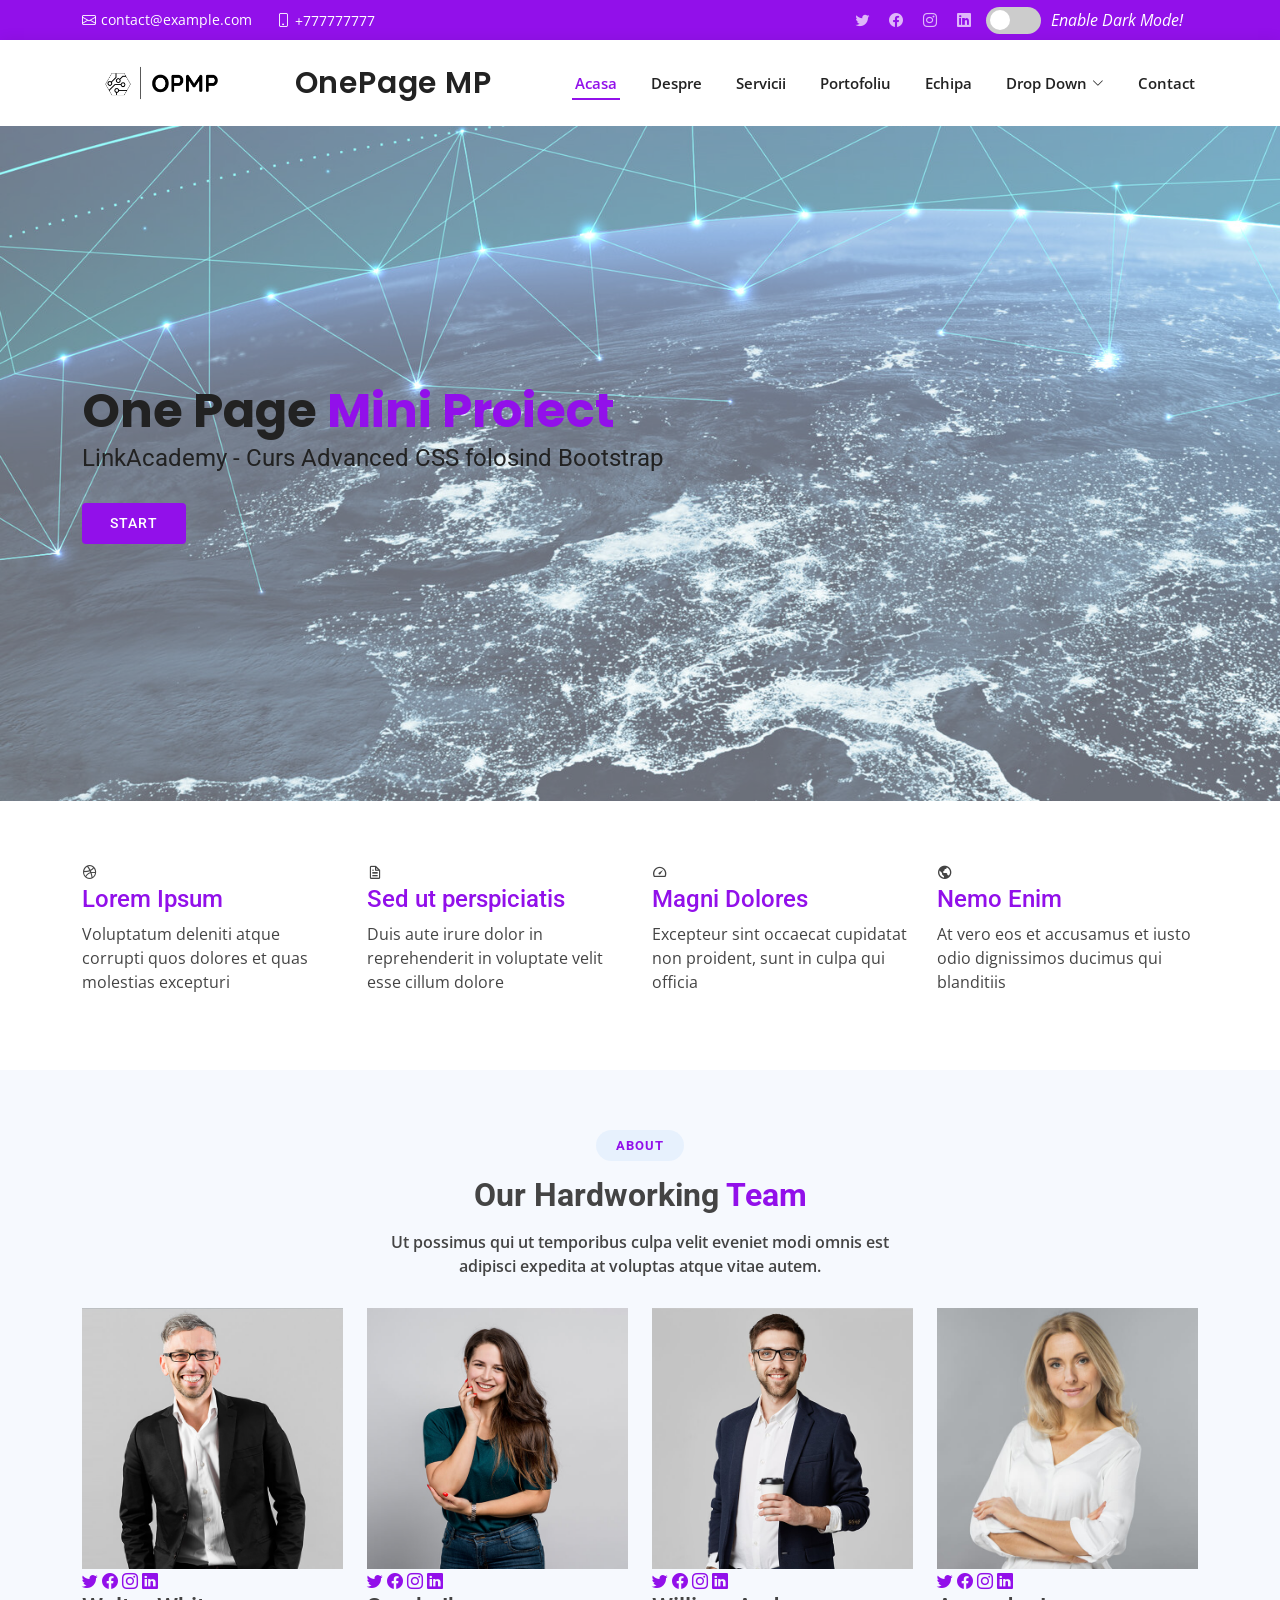
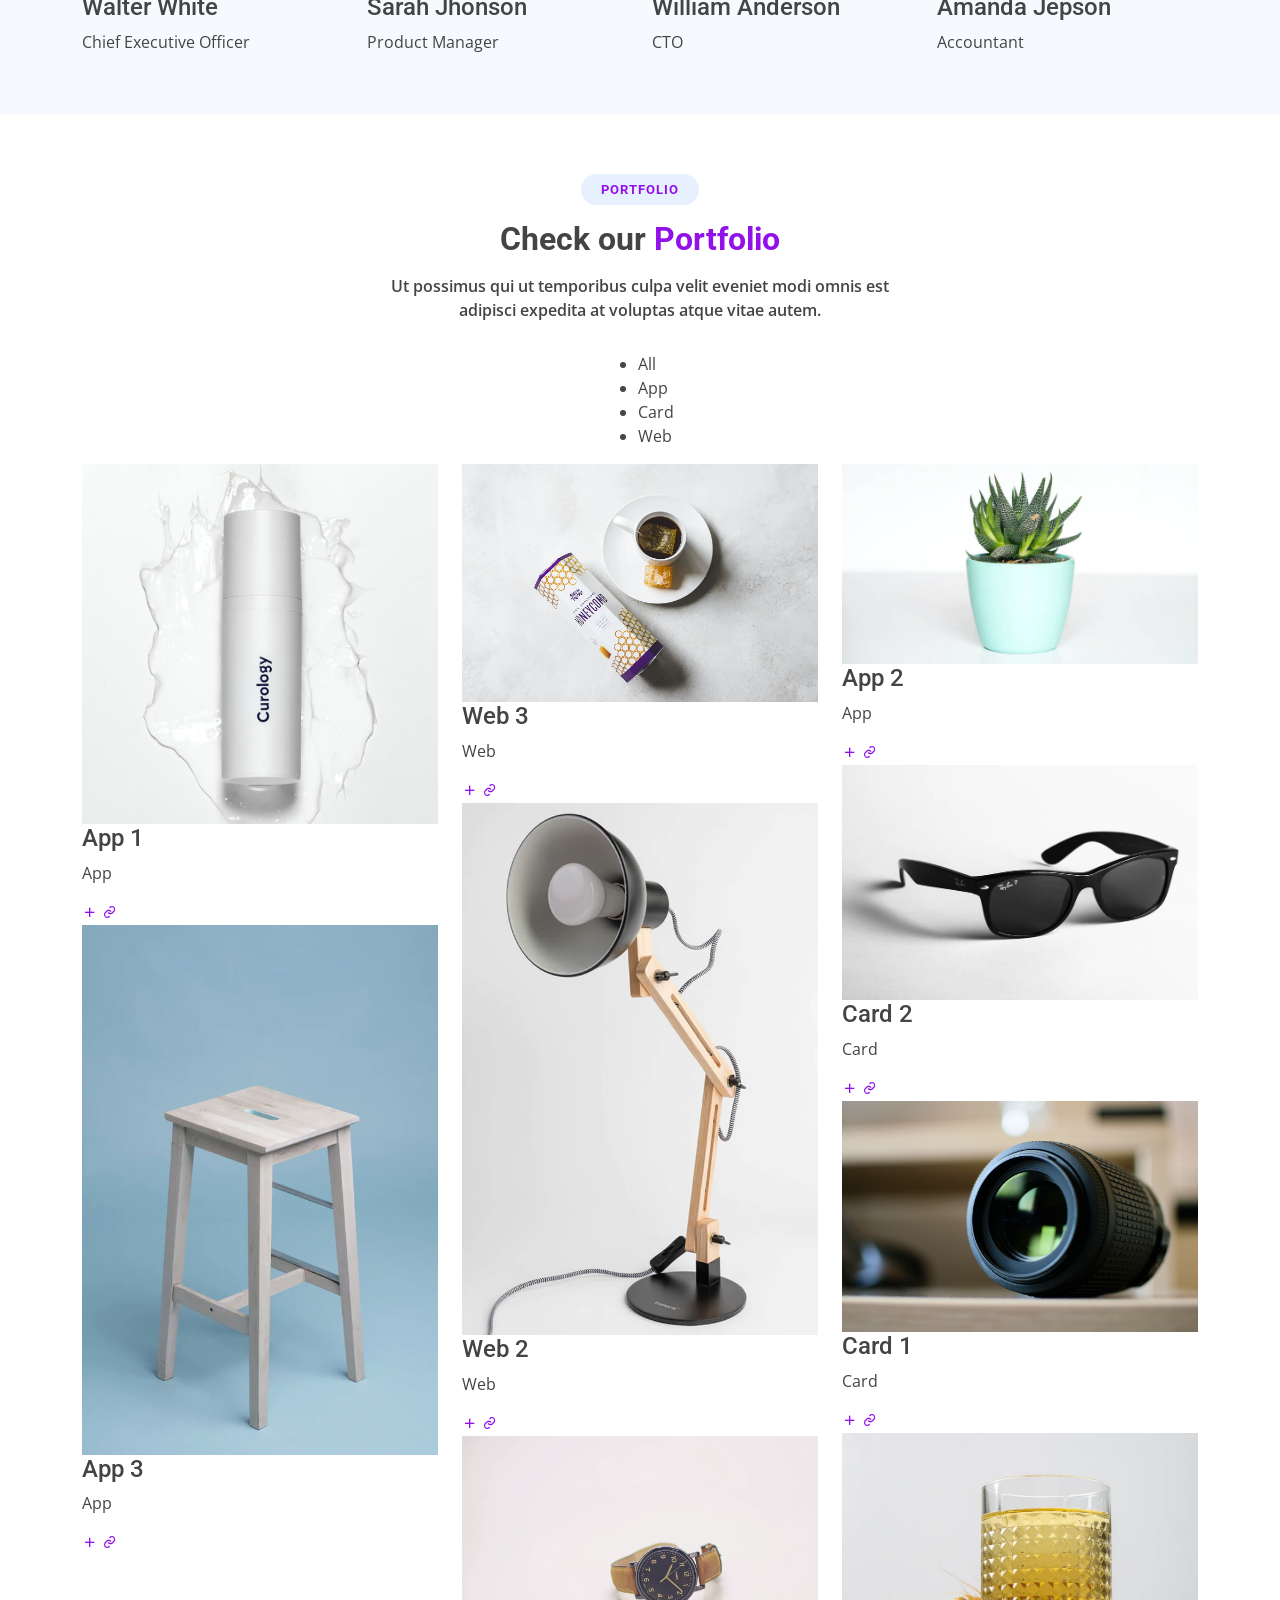
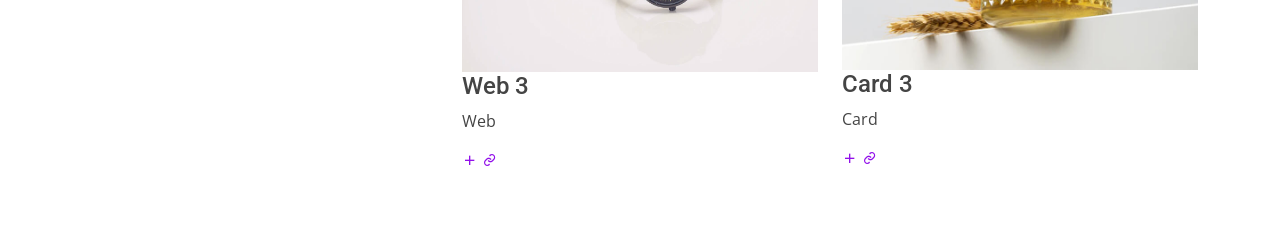
<file: onepage/index.html>
<!DOCTYPE html>
<html lang="en">

<head>
    <meta charset="utf-8">
    <meta content="width=device-width, initial-scale=1.0" name="viewport">

    <title>One Page Website Mini Proiect</title>
    <meta content="Descriere pentru SEO" name="description">
    <meta content="" name="keywords">

    <!-- Favicons -->
    <link rel="apple-touch-icon" sizes="180x180" href="assets/img/apple-touch-icon.png">
    <link rel="icon" type="image/png" sizes="32x32" href="assets/img/favicon-32x32.png">
    <link rel="icon" type="image/png" sizes="16x16" href="assets/img/favicon-16x16.png">

    <link href="assets/img/favicon.ico" rel="icon">

    <!-- Google Fonts -->
    <link
        href="https://fonts.googleapis.com/css?family=Open+Sans:300,300i,400,400i,600,600i,700,700i|Roboto:300,300i,400,400i,500,500i,600,600i,700,700i|Poppins:300,300i,400,400i,500,500i,600,600i,700,700i"
        rel="stylesheet">

    <!-- Vendor CSS Files -->
    <link href="assets/vendor/aos/aos.css" rel="stylesheet">
    <link href="assets/vendor/bootstrap/css/bootstrap.min.css" rel="stylesheet">
    <link href="assets/vendor/bootstrap-icons/bootstrap-icons.css" rel="stylesheet">
    <link href="assets/vendor/boxicons/css/boxicons.min.css" rel="stylesheet">
    <link href="assets/vendor/glightbox/css/glightbox.min.css" rel="stylesheet">
    <link href="assets/vendor/swiper/swiper-bundle.min.css" rel="stylesheet">

    <!-- Template Main CSS File -->
    <link href="assets/css/style.css" rel="stylesheet">

</head>

<body>
    <!-- ======= Top Bar ======= -->
    <section id="topbar" class="d-flex align-items-center">
        <div class="container d-flex justify-content-center justify-content-md-between">
            <div class="contact-info d-flex align-items-center">
                <i class="bi bi-envelope d-flex align-items-center"><a
                        href="mailto:contact@example.com">contact@example.com</a></i>
                <i class="bi bi-phone d-flex align-items-center ms-4"><span>+777777777</span></i>
            </div>
            <div class="social-links d-none d-md-flex align-items-center">
                <a href="#" class="twitter"><i class="bi bi-twitter"></i></a>
                <a href="#" class="facebook"><i class="bi bi-facebook"></i></a>
                <a href="#" class="instagram"><i class="bi bi-instagram"></i></a>
                <a href="#" class="linkedin"><i class="bi bi-linkedin"></i></i></a>
                <div id="myid" class="theme-switch-wrapper">
                  <label class="theme-switch" for="checkbox">
                    <input type="checkbox" id="checkbox" />
                    <div class="slider round"></div>
                  </label>
                  <em>Enable Dark Mode!</em>
                </div>
            </div>
        </div>
    </section>

    <!-- ======= Header ======= -->
    <header id="header" class="d-flex align-items-center">
        <div class="container d-flex align-items-center justify-content-between">
            <a href="index.html" class="logo"><img src="assets/img/logo1.png" alt=""></a>
            <h1 class="logo"><a href="index.html">OnePage MP</a></h1>

            <nav id="navbar" class="navbar">
                <ul>
                    <li><a class="nav-link scrollto active" href="#hero">Acasa</a></li>
                    <li><a class="nav-link scrollto" href="#about">Despre</a></li>
                    <li><a class="nav-link scrollto" href="#services">Servicii</a></li>
                    <li><a class="nav-link scrollto " href="#portfolio">Portofoliu</a></li>
                    <li><a class="nav-link scrollto" href="#team">Echipa</a></li>
                    <li class="dropdown"><a href="#"><span>Drop Down</span> <i class="bi bi-chevron-down"></i></a>
                        <ul>
                            <li><a href="#">Drop Down 1</a></li>
                            <li class="dropdown"><a href="#"><span>Deep Drop Down</span> <i
                                        class="bi bi-chevron-right"></i></a>
                                <ul>
                                    <li><a href="#">Deep Drop Down 1</a></li>
                                    <li><a href="#">Deep Drop Down 2</a></li>
                                    <li><a href="#">Deep Drop Down 3</a></li>
                                    <li><a href="#">Deep Drop Down 4</a></li>
                                    <li><a href="#">Deep Drop Down 5</a></li>
                                </ul>
                            </li>
                            <li><a href="#">Drop Down 2</a></li>
                            <li><a href="#">Drop Down 3</a></li>
                            <li><a href="#">Drop Down 4</a></li>
                        </ul>
                    </li>
                    <li><a class="nav-link scrollto" href="#contact">Contact</a></li>
                </ul>
                <i class="bi bi-list mobile-nav-toggle"></i>
            </nav><!-- .navbar -->

        </div>
    </header><!-- End Header -->
    <!-- ======= Hero Section ======= -->
    <section id="hero" class="d-flex align-items-center">
        <div class="container" data-aos="zoom-out" data-aos-delay="100">
            <h1>One Page <span>Mini Proiect</span></h1>
            <h2>LinkAcademy - Curs Advanced CSS folosind Bootstrap</h2>
            <div class="d-flex">
                <a href="#about" class="btn-get-started scrollto">Start</a>
            </div>
        </div>
    </section>
    <!-- End Hero -->
    <!-- START Sectiunea 1 -->
    <section id="featured-services" class="featured-services">
        <div class="container" data-aos="fade-up">
    
          <div class="row">
            <div class="col-md-6 col-lg-3 d-flex align-items-stretch mb-5 mb-lg-0">
              <div class="icon-box" data-aos="fade-up" data-aos-delay="100">
                <div class="icon"><i class="bx bxl-dribbble"></i></div>
                <h4 class="title"><a href="">Lorem Ipsum</a></h4>
                <p class="description">Voluptatum deleniti atque corrupti quos dolores et quas molestias excepturi</p>
              </div>
            </div>
    
            <div class="col-md-6 col-lg-3 d-flex align-items-stretch mb-5 mb-lg-0">
              <div class="icon-box" data-aos="fade-up" data-aos-delay="200">
                <div class="icon"><i class="bx bx-file"></i></div>
                <h4 class="title"><a href="">Sed ut perspiciatis</a></h4>
                <p class="description">Duis aute irure dolor in reprehenderit in voluptate velit esse cillum dolore</p>
              </div>
            </div>
    
            <div class="col-md-6 col-lg-3 d-flex align-items-stretch mb-5 mb-lg-0">
              <div class="icon-box" data-aos="fade-up" data-aos-delay="300">
                <div class="icon"><i class="bx bx-tachometer"></i></div>
                <h4 class="title"><a href="">Magni Dolores</a></h4>
                <p class="description">Excepteur sint occaecat cupidatat non proident, sunt in culpa qui officia</p>
              </div>
            </div>
    
            <div class="col-md-6 col-lg-3 d-flex align-items-stretch mb-5 mb-lg-0">
              <div class="icon-box" data-aos="fade-up" data-aos-delay="400">
                <div class="icon"><i class="bx bx-world"></i></div>
                <h4 class="title"><a href="">Nemo Enim</a></h4>
                <p class="description">At vero eos et accusamus et iusto odio dignissimos ducimus qui blanditiis</p>
              </div>
            </div>
    
          </div>
    
        </div>
      </section>
<!--  END Sectiunea 1 -->
<!-- START Sectiunea 2 -->
<section id="about" class="team section-bg">
    <div class="container" data-aos="fade-up">

      <div class="section-title">
        <h2>About</h2>
        <h3>Our Hardworking <span>Team</span></h3>
        <p>Ut possimus qui ut temporibus culpa velit eveniet modi omnis est adipisci expedita at voluptas atque vitae autem.</p>
      </div>

      <div class="row">

        <div class="col-lg-3 col-md-6 d-flex align-items-stretch" data-aos="fade-up" data-aos-delay="100">
          <div class="member">
            <div class="member-img">
              <img src="assets/img/team/team-1.jpg" class="img-fluid" alt="">
              <div class="social">
                <a href=""><i class="bi bi-twitter"></i></a>
                <a href=""><i class="bi bi-facebook"></i></a>
                <a href=""><i class="bi bi-instagram"></i></a>
                <a href=""><i class="bi bi-linkedin"></i></a>
              </div>
            </div>
            <div class="member-info">
              <h4>Walter White</h4>
              <span>Chief Executive Officer</span>
            </div>
          </div>
        </div>

        <div class="col-lg-3 col-md-6 d-flex align-items-stretch" data-aos="fade-up" data-aos-delay="200">
          <div class="member">
            <div class="member-img">
              <img src="assets/img/team/team-2.jpg" class="img-fluid" alt="">
              <div class="social">
                <a href=""><i class="bi bi-twitter"></i></a>
                <a href=""><i class="bi bi-facebook"></i></a>
                <a href=""><i class="bi bi-instagram"></i></a>
                <a href=""><i class="bi bi-linkedin"></i></a>
              </div>
            </div>
            <div class="member-info">
              <h4>Sarah Jhonson</h4>
              <span>Product Manager</span>
            </div>
          </div>
        </div>

        <div class="col-lg-3 col-md-6 d-flex align-items-stretch" data-aos="fade-up" data-aos-delay="300">
          <div class="member">
            <div class="member-img">
              <img src="assets/img/team/team-3.jpg" class="img-fluid" alt="">
              <div class="social">
                <a href=""><i class="bi bi-twitter"></i></a>
                <a href=""><i class="bi bi-facebook"></i></a>
                <a href=""><i class="bi bi-instagram"></i></a>
                <a href=""><i class="bi bi-linkedin"></i></a>
              </div>
            </div>
            <div class="member-info">
              <h4>William Anderson</h4>
              <span>CTO</span>
            </div>
          </div>
        </div>

        <div class="col-lg-3 col-md-6 d-flex align-items-stretch" data-aos="fade-up" data-aos-delay="400">
          <div class="member">
            <div class="member-img">
              <img src="assets/img/team/team-4.jpg" class="img-fluid" alt="">
              <div class="social">
                <a href=""><i class="bi bi-twitter"></i></a>
                <a href=""><i class="bi bi-facebook"></i></a>
                <a href=""><i class="bi bi-instagram"></i></a>
                <a href=""><i class="bi bi-linkedin"></i></a>
              </div>
            </div>
            <div class="member-info">
              <h4>Amanda Jepson</h4>
              <span>Accountant</span>
            </div>
          </div>
        </div>

      </div>

    </div>
  </section>
<!-- END Sectiunea 2 -->

<!-- ======= START Section 4======= -->
<section id="portfolio" class="portfolio">
  <div class="container" data-aos="fade-up">

    <div class="section-title">
      <h2>Portfolio</h2>
      <h3>Check our <span>Portfolio</span></h3>
      <p>Ut possimus qui ut temporibus culpa velit eveniet modi omnis est adipisci expedita at voluptas atque
        vitae autem.</p>
    </div>

    <div class="row" data-aos="fade-up" data-aos-delay="100">
      <div class="col-lg-12 d-flex justify-content-center">
        <ul id="portfolio-flters">
          <li data-filter="*" class="filter-active">All</li>
          <li data-filter=".filter-app">App</li>
          <li data-filter=".filter-card">Card</li>
          <li data-filter=".filter-web">Web</li>
        </ul>
      </div>
    </div>

    <div class="row portfolio-container" data-aos="fade-up" data-aos-delay="200">

      <div class="col-lg-4 col-md-6 portfolio-item filter-app">
        <img src="assets/img/portfolio/portfolio-1.jpg" class="img-fluid" alt="">
        <div class="portfolio-info">
          <h4>App 1</h4>
          <p>App</p>
          <a href="assets/img/portfolio/portfolio-1.jpg" data-gallery="portfolioGallery"
            class="portfolio-lightbox preview-link" title="App 1"><i class="bx bx-plus"></i></a>
          <a href="portfolio-details.html" class="details-link" title="More Details"><i class="bx bx-link"></i></a>
        </div>
      </div>

      <div class="col-lg-4 col-md-6 portfolio-item filter-web">
        <img src="assets/img/portfolio/portfolio-2.jpg" class="img-fluid" alt="">
        <div class="portfolio-info">
          <h4>Web 3</h4>
          <p>Web</p>
          <a href="assets/img/portfolio/portfolio-2.jpg" data-gallery="portfolioGallery"
            class="portfolio-lightbox preview-link" title="Web 3"><i class="bx bx-plus"></i></a>
          <a href="portfolio-details.html" class="details-link" title="More Details"><i class="bx bx-link"></i></a>
        </div>
      </div>

      <div class="col-lg-4 col-md-6 portfolio-item filter-app">
        <img src="assets/img/portfolio/portfolio-3.jpg" class="img-fluid" alt="">
        <div class="portfolio-info">
          <h4>App 2</h4>
          <p>App</p>
          <a href="assets/img/portfolio/portfolio-3.jpg" data-gallery="portfolioGallery"
            class="portfolio-lightbox preview-link" title="App 2"><i class="bx bx-plus"></i></a>
          <a href="portfolio-details.html" class="details-link" title="More Details"><i class="bx bx-link"></i></a>
        </div>
      </div>

      <div class="col-lg-4 col-md-6 portfolio-item filter-card">
        <img src="assets/img/portfolio/portfolio-4.jpg" class="img-fluid" alt="">
        <div class="portfolio-info">
          <h4>Card 2</h4>
          <p>Card</p>
          <a href="assets/img/portfolio/portfolio-4.jpg" data-gallery="portfolioGallery"
            class="portfolio-lightbox preview-link" title="Card 2"><i class="bx bx-plus"></i></a>
          <a href="portfolio-details.html" class="details-link" title="More Details"><i class="bx bx-link"></i></a>
        </div>
      </div>

      <div class="col-lg-4 col-md-6 portfolio-item filter-web">
        <img src="assets/img/portfolio/portfolio-5.jpg" class="img-fluid" alt="">
        <div class="portfolio-info">
          <h4>Web 2</h4>
          <p>Web</p>
          <a href="assets/img/portfolio/portfolio-5.jpg" data-gallery="portfolioGallery"
            class="portfolio-lightbox preview-link" title="Web 2"><i class="bx bx-plus"></i></a>
          <a href="portfolio-details.html" class="details-link" title="More Details"><i class="bx bx-link"></i></a>
        </div>
      </div>

      <div class="col-lg-4 col-md-6 portfolio-item filter-app">
        <img src="assets/img/portfolio/portfolio-6.jpg" class="img-fluid" alt="">
        <div class="portfolio-info">
          <h4>App 3</h4>
          <p>App</p>
          <a href="assets/img/portfolio/portfolio-6.jpg" data-gallery="portfolioGallery"
            class="portfolio-lightbox preview-link" title="App 3"><i class="bx bx-plus"></i></a>
          <a href="portfolio-details.html" class="details-link" title="More Details"><i class="bx bx-link"></i></a>
        </div>
      </div>

      <div class="col-lg-4 col-md-6 portfolio-item filter-card">
        <img src="assets/img/portfolio/portfolio-7.jpg" class="img-fluid" alt="">
        <div class="portfolio-info">
          <h4>Card 1</h4>
          <p>Card</p>
          <a href="assets/img/portfolio/portfolio-7.jpg" data-gallery="portfolioGallery"
            class="portfolio-lightbox preview-link" title="Card 1"><i class="bx bx-plus"></i></a>
          <a href="portfolio-details.html" class="details-link" title="More Details"><i class="bx bx-link"></i></a>
        </div>
      </div>

      <div class="col-lg-4 col-md-6 portfolio-item filter-card">
        <img src="assets/img/portfolio/portfolio-8.jpg" class="img-fluid" alt="">
        <div class="portfolio-info">
          <h4>Card 3</h4>
          <p>Card</p>
          <a href="assets/img/portfolio/portfolio-8.jpg" data-gallery="portfolioGallery"
            class="portfolio-lightbox preview-link" title="Card 3"><i class="bx bx-plus"></i></a>
          <a href="portfolio-details.html" class="details-link" title="More Details"><i class="bx bx-link"></i></a>
        </div>
      </div>

      <div class="col-lg-4 col-md-6 portfolio-item filter-web">
        <img src="assets/img/portfolio/portfolio-9.jpg" class="img-fluid" alt="">
        <div class="portfolio-info">
          <h4>Web 3</h4>
          <p>Web</p>
          <a href="assets/img/portfolio/portfolio-9.jpg" data-gallery="portfolioGallery"
            class="portfolio-lightbox preview-link" title="Web 3"><i class="bx bx-plus"></i></a>
          <a href="portfolio-details.html" class="details-link" title="More Details"><i class="bx bx-link"></i></a>
        </div>
      </div>

    </div>

  </div>
</section><!-- End  Section 4 -->

    <div id="preloader"></div>
    <a href="#" class="back-to-top d-flex align-items-center justify-content-center">
      <i class="bi bi-arrow-up-short"></i>
    </a>
  
    <!-- Vendor JS Files -->
    <script src="assets/vendor/purecounter/purecounter.js"></script>
    <script src="assets/vendor/aos/aos.js"></script>
    <script src="assets/vendor/bootstrap/js/bootstrap.bundle.min.js"></script>
    <script src="assets/vendor/glightbox/js/glightbox.min.js"></script>
    <script src="assets/vendor/isotope-layout/isotope.pkgd.min.js"></script>
    <script src="assets/vendor/swiper/swiper-bundle.min.js"></script>
    <script src="assets/vendor/waypoints/noframework.waypoints.js"></script>
    <script src="assets/vendor/php-email-form/validate.js"></script>
  
    <!-- Template Main JS File -->
    <script src="assets/js/main.js"></script> 
</body>

</html>
</file>
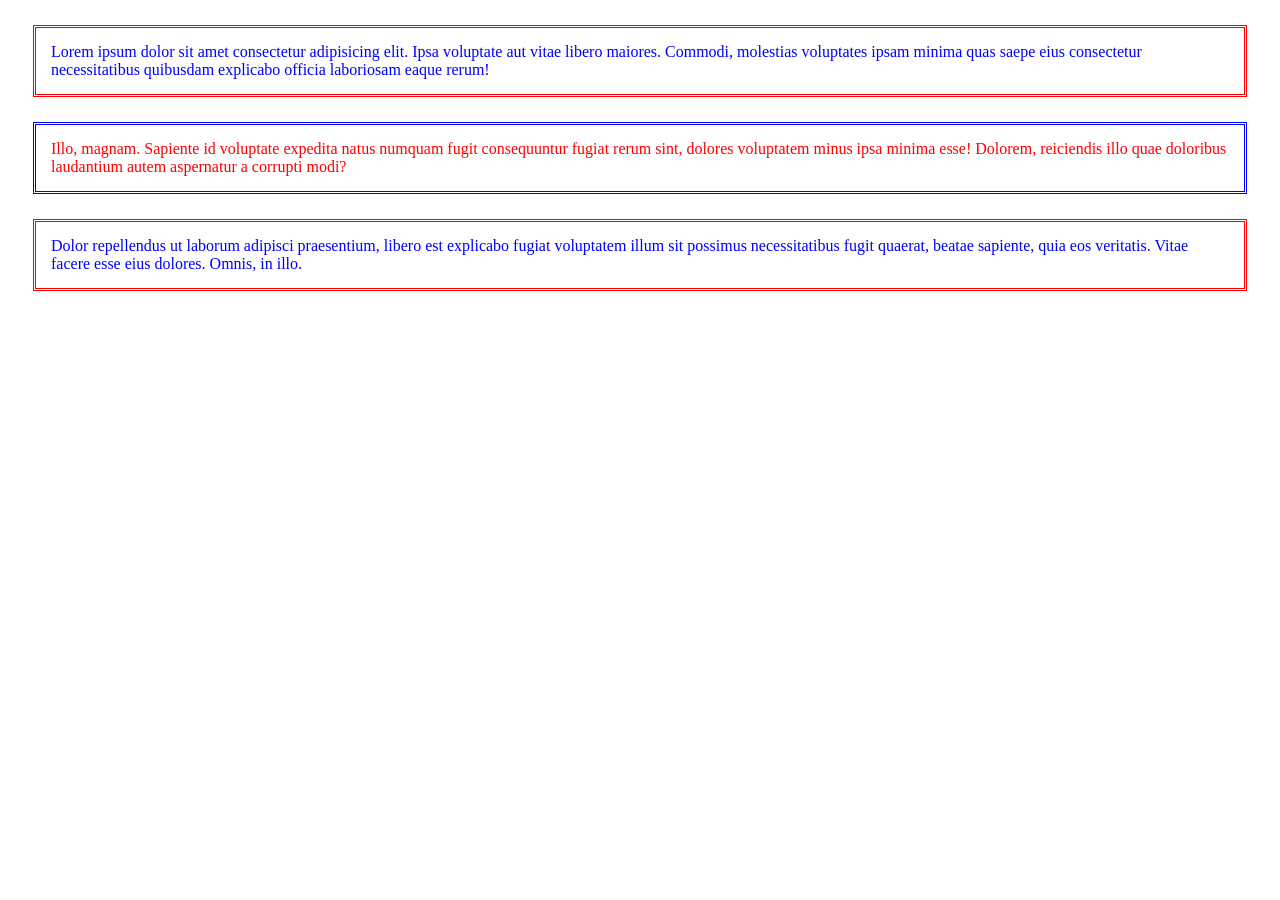
<file: curs1/ap1.html>
<!DOCTYPE html>
<html lang="en">
<head>
    <meta charset="UTF-8">
    <meta http-equiv="X-UA-Compatible" content="IE=edge">
    <meta name="viewport" content="width=device-width, initial-scale=1.0">
    <title>Document</title>
    <link rel="stylesheet" href="./css/ap1.css">
</head>
<body>
    
    <p class="classblue classcomun">Lorem ipsum dolor sit amet consectetur adipisicing elit. Ipsa voluptate aut vitae libero maiores. Commodi, molestias voluptates ipsam minima quas saepe eius consectetur necessitatibus quibusdam explicabo officia laboriosam eaque rerum!</p>
    <p id="parred" class="classcomun">Illo, magnam. Sapiente id voluptate expedita natus numquam fugit consequuntur fugiat rerum sint, dolores voluptatem minus ipsa minima esse! Dolorem, reiciendis illo quae doloribus laudantium autem aspernatur a corrupti modi?</p>
    <p class="classblue classcomun">Dolor repellendus ut laborum adipisci praesentium, libero est explicabo fugiat voluptatem illum sit possimus necessitatibus fugit quaerat, beatae sapiente, quia eos veritatis. Vitae facere esse eius dolores. Omnis, in illo.</p>

</body>
</html>
</file>
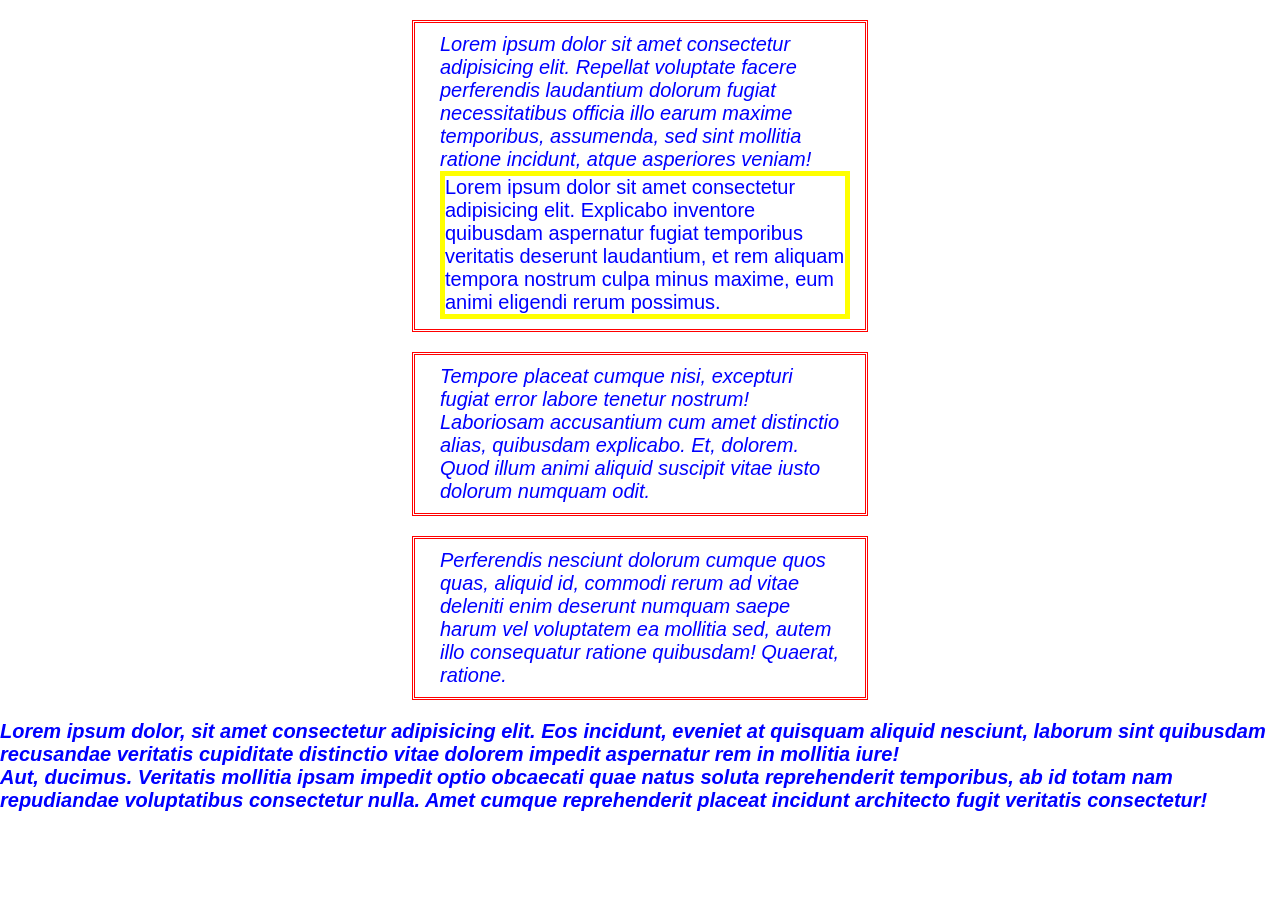
<file: curs1/ap2.html>
<!DOCTYPE html>
<html lang="en">
<head>
    <meta charset="UTF-8">
    <meta http-equiv="X-UA-Compatible" content="IE=edge">
    <meta name="viewport" content="width=device-width, initial-scale=1.0">
    <title>Document</title>
    <link rel="stylesheet" href="./css/ap2.css">
</head>
<body>
    
    <div>
        <p>Lorem ipsum dolor sit amet consectetur adipisicing elit. Repellat voluptate facere perferendis laudantium dolorum fugiat necessitatibus officia illo earum maxime temporibus, assumenda, sed sint mollitia ratione incidunt, atque asperiores veniam!</p>
        <section>
            <p>Lorem ipsum dolor sit amet consectetur adipisicing elit. Explicabo inventore quibusdam aspernatur fugiat temporibus veritatis deserunt laudantium, et rem aliquam tempora nostrum culpa minus maxime, eum animi eligendi rerum possimus.</p>
        </section>
    </div>
    <div>
        <p>Tempore placeat cumque nisi, excepturi fugiat error labore tenetur nostrum! Laboriosam accusantium cum amet distinctio alias, quibusdam explicabo. Et, dolorem. Quod illum animi aliquid suscipit vitae iusto dolorum numquam odit.</p>
    </div>
    <div>
        <p>Perferendis nesciunt dolorum cumque quos quas, aliquid id, commodi rerum ad vitae deleniti enim deserunt numquam saepe harum vel voluptatem ea mollitia sed, autem illo consequatur ratione quibusdam! Quaerat, ratione.</p>
    </div>

    <p>Lorem ipsum dolor, sit amet consectetur adipisicing elit. Eos incidunt, eveniet at quisquam aliquid nesciunt, laborum sint quibusdam recusandae veritatis cupiditate distinctio vitae dolorem impedit aspernatur rem in mollitia iure!</p>
    <p>Aut, ducimus. Veritatis mollitia ipsam impedit optio obcaecati quae natus soluta reprehenderit temporibus, ab id totam nam repudiandae voluptatibus consectetur nulla. Amet cumque reprehenderit placeat incidunt architecto fugit veritatis consectetur!</p>
</body>
</html>
</file>
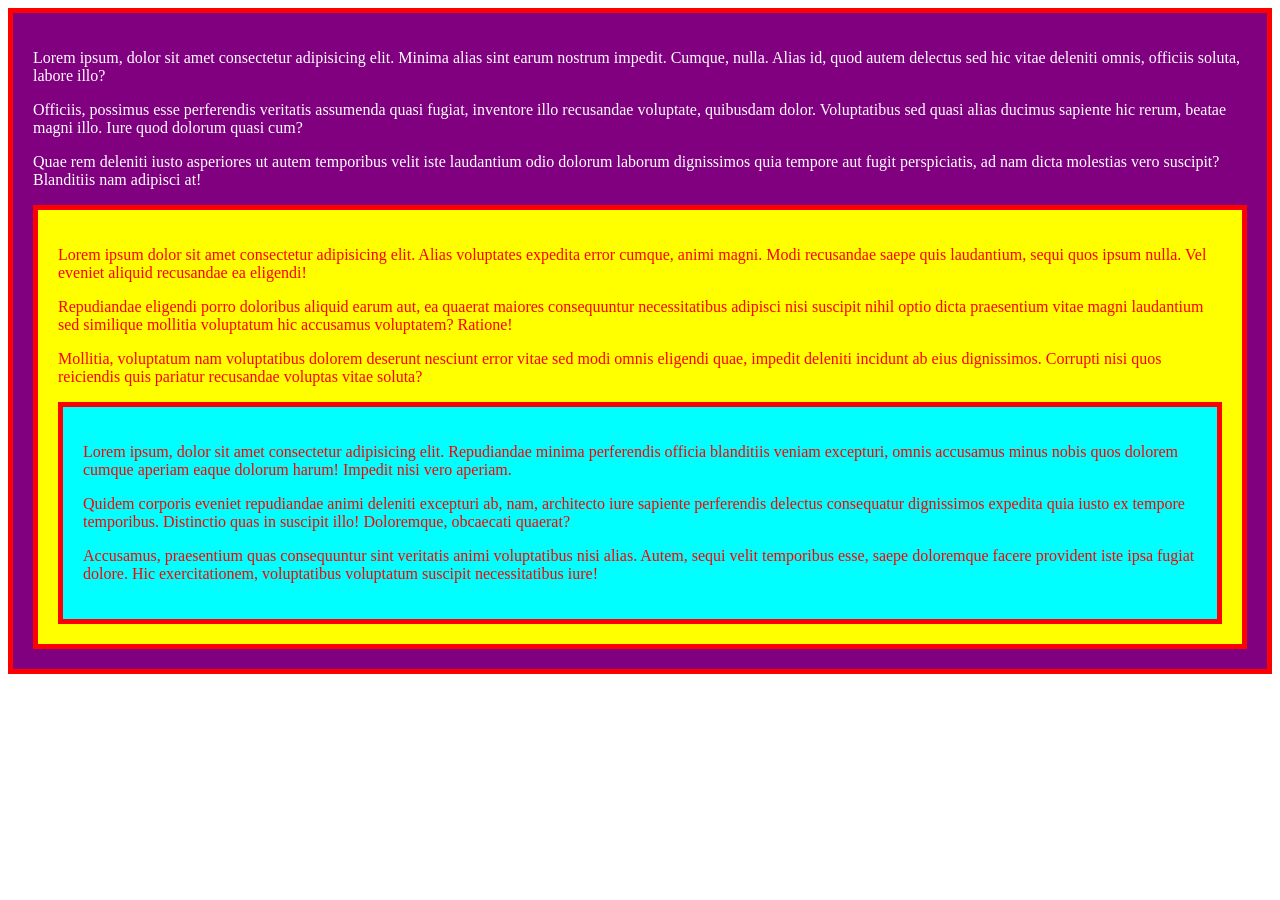
<file: curs1/ap3.html>
<!DOCTYPE html>
<html lang="en">
<head>
    <meta charset="UTF-8">
    <meta http-equiv="X-UA-Compatible" content="IE=edge">
    <meta name="viewport" content="width=device-width, initial-scale=1.0">
    <title>Document</title>
    <link rel="stylesheet" href="./css/ap3.css">
</head>
<body>
    
   <div>
       <p>Lorem ipsum, dolor sit amet consectetur adipisicing elit. Minima alias sint earum nostrum impedit. Cumque, nulla. Alias id, quod autem delectus sed hic vitae deleniti omnis, officiis soluta, labore illo?</p>
       <p>Officiis, possimus esse perferendis veritatis assumenda quasi fugiat, inventore illo recusandae voluptate, quibusdam dolor. Voluptatibus sed quasi alias ducimus sapiente hic rerum, beatae magni illo. Iure quod dolorum quasi cum?</p>
       <p>Quae rem deleniti iusto asperiores ut autem temporibus velit iste laudantium odio dolorum laborum dignissimos quia tempore aut fugit perspiciatis, ad nam dicta molestias vero suscipit? Blanditiis nam adipisci at!</p>
       <div>
           <p>Lorem ipsum dolor sit amet consectetur adipisicing elit. Alias voluptates expedita error cumque, animi magni. Modi recusandae saepe quis laudantium, sequi quos ipsum nulla. Vel eveniet aliquid recusandae ea eligendi!</p>
           <p>Repudiandae eligendi porro doloribus aliquid earum aut, ea quaerat maiores consequuntur necessitatibus adipisci nisi suscipit nihil optio dicta praesentium vitae magni laudantium sed similique mollitia voluptatum hic accusamus voluptatem? Ratione!</p>
           <p>Mollitia, voluptatum nam voluptatibus dolorem deserunt nesciunt error vitae sed modi omnis eligendi quae, impedit deleniti incidunt ab eius dignissimos. Corrupti nisi quos reiciendis quis pariatur recusandae voluptas vitae soluta?</p>
           <div>
               <p>Lorem ipsum, dolor sit amet consectetur adipisicing elit. Repudiandae minima perferendis officia blanditiis veniam excepturi, omnis accusamus minus nobis quos dolorem cumque aperiam eaque dolorum harum! Impedit nisi vero aperiam.</p>
               <p>Quidem corporis eveniet repudiandae animi deleniti excepturi ab, nam, architecto iure sapiente perferendis delectus consequatur dignissimos expedita quia iusto ex tempore temporibus. Distinctio quas in suscipit illo! Doloremque, obcaecati quaerat?</p>
               <p>Accusamus, praesentium quas consequuntur sint veritatis animi voluptatibus nisi alias. Autem, sequi velit temporibus esse, saepe doloremque facere provident iste ipsa fugiat dolore. Hic exercitationem, voluptatibus voluptatum suscipit necessitatibus iure!</p>
           </div>
       </div>
   </div>


</body>
</html>
</file>
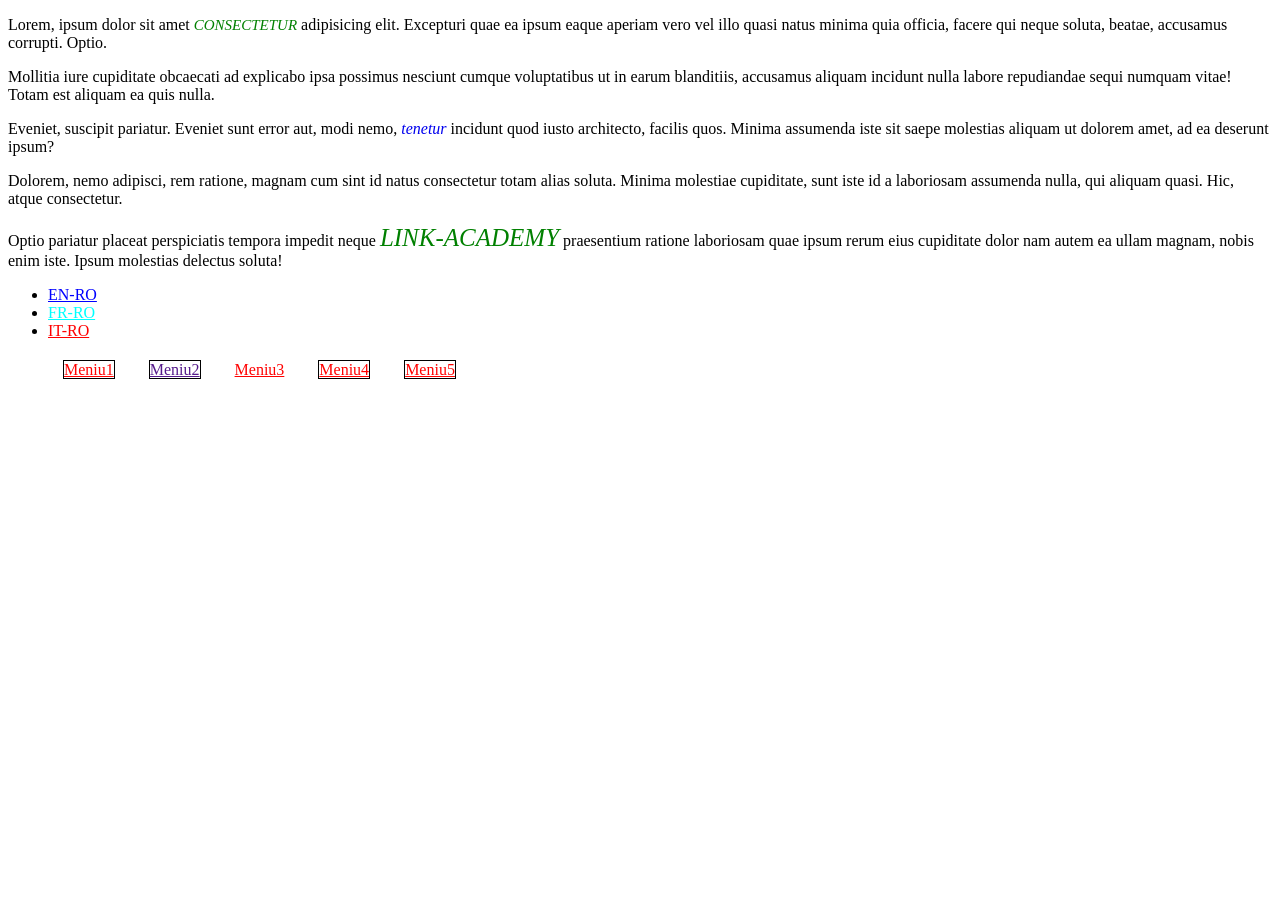
<file: curs1/ap4.html>
<!DOCTYPE html>
<html lang="en">
<head>
    <meta charset="UTF-8">
    <meta http-equiv="X-UA-Compatible" content="IE=edge">
    <meta name="viewport" content="width=device-width, initial-scale=1.0">
    <title>Document</title>
    <link rel="stylesheet" href="./css/ap4.css">
</head>
<body>
    
    <p>Lorem, ipsum dolor sit amet <a title="demo" href="https://google.com">consectetur</a>  adipisicing elit. Excepturi quae ea ipsum eaque aperiam vero vel illo quasi natus minima quia officia, facere qui neque soluta, beatae, accusamus corrupti. Optio.</p>
    <p>Mollitia iure cupiditate obcaecati ad explicabo ipsa possimus nesciunt cumque voluptatibus ut in earum blanditiis, accusamus aliquam incidunt nulla labore repudiandae sequi numquam vitae! Totam est aliquam ea quis nulla.</p>
    <p>Eveniet, suscipit pariatur. Eveniet sunt error aut, modi nemo, <a href="http://demo.com">tenetur</a> incidunt quod iusto architecto, facilis quos. Minima assumenda iste sit saepe molestias aliquam ut dolorem amet, ad ea deserunt ipsum?</p>
    <p>Dolorem, nemo adipisci, rem ratione, magnam cum sint id natus consectetur totam alias soluta. Minima molestiae cupiditate, sunt iste id a laboriosam assumenda nulla, qui aliquam quasi. Hic, atque consectetur.</p>
    <p>Optio pariatur placeat perspiciatis tempora impedit neque <a href="https://www.link-academy.com"><link-academy>link-academy</a> praesentium ratione laboriosam quae ipsum rerum eius cupiditate dolor nam autem ea ullam magnam, nobis enim iste. Ipsum molestias delectus soluta!</p>

   <ul>
       <li><a href="https://translate.google.com/#en/ro/">EN-RO</a></li>
       <li><a href="https://translate.google.com/#fr/ro/">FR-RO</a></li>
       <li><a href="https://translate.google.com/#it/ro/">IT-RO</a></li>
   </ul>

   <ul id="meniu">
       <li><a data-info="extern intern" href="">Meniu1</a></li>
       <li><a data-info=" intern" href="">Meniu2</a></li>
       <li><a data-info="extern " href="">Meniu3</a></li>
       <li><a data-info="extern intern" href="">Meniu4</a></li>
       <li><a data-info="extern intern" href="">Meniu5</a></li>
   </ul>

</body>
</html>
</file>
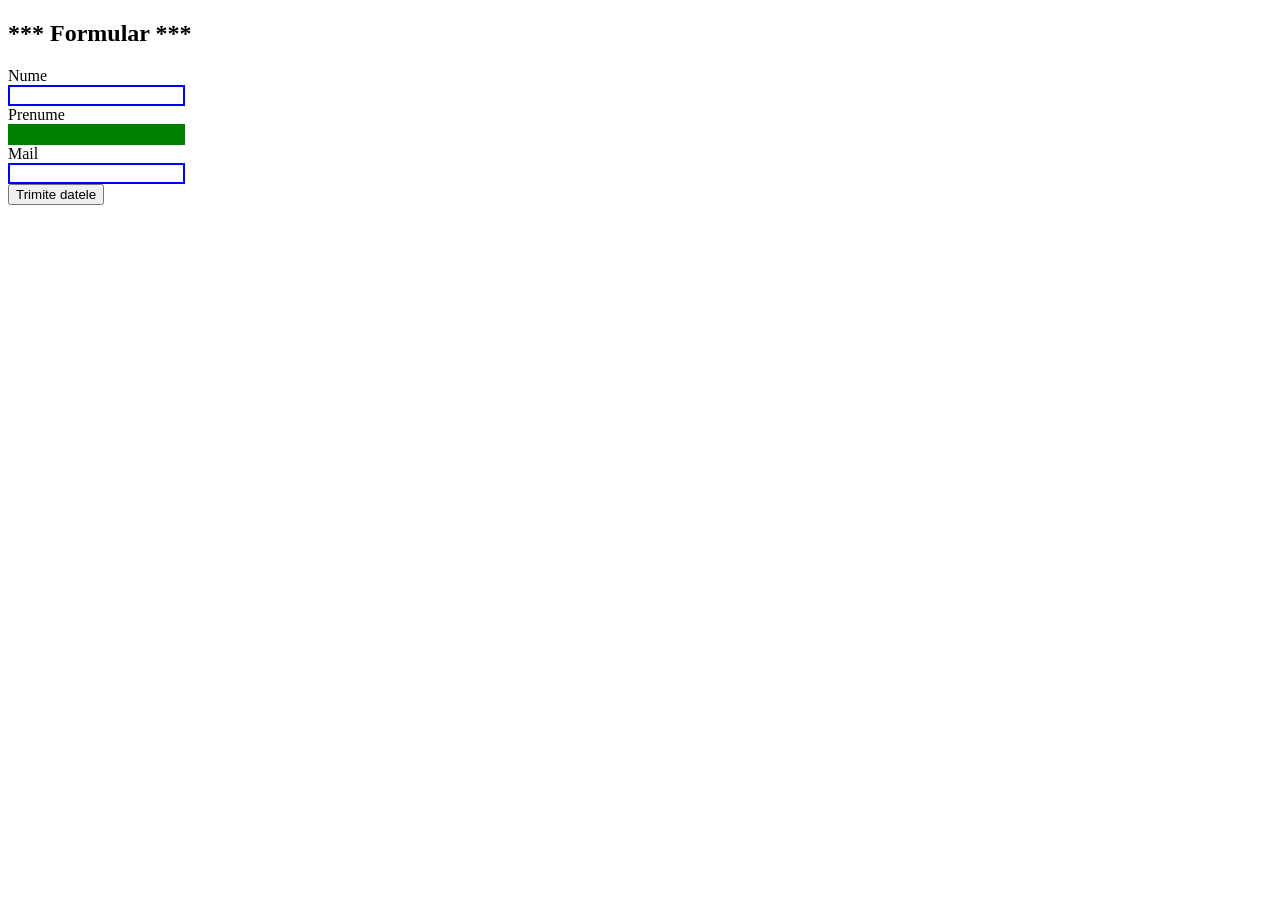
<file: curs1/ap5.html>
<!DOCTYPE html>
<html lang="en">
<head>
    <meta charset="UTF-8">
    <meta http-equiv="X-UA-Compatible" content="IE=edge">
    <meta name="viewport" content="width=device-width, initial-scale=1.0">
    <title>Document</title>
    <link rel="stylesheet" href="./css/ap5.css">
</head>
<body>

    <h2> Formular </h2>
    <p></p>
    <p></p>
    <p></p>

    <form action="">
        <label for="">Nume</label> <br>
        <input type="text" name="nume" id="nume" value="" required> <br>
        <label for="">Prenume</label> <br>
        <input type="text" name="prenume" id="prenume" value=""> <br>
        <label for="">Mail</label> <br>
        <input type="email" name="mail" id="mail" value="" required> <br>

        <input type="submit" value="Trimite datele">
    </form>

    

</body>
</html>
</file>
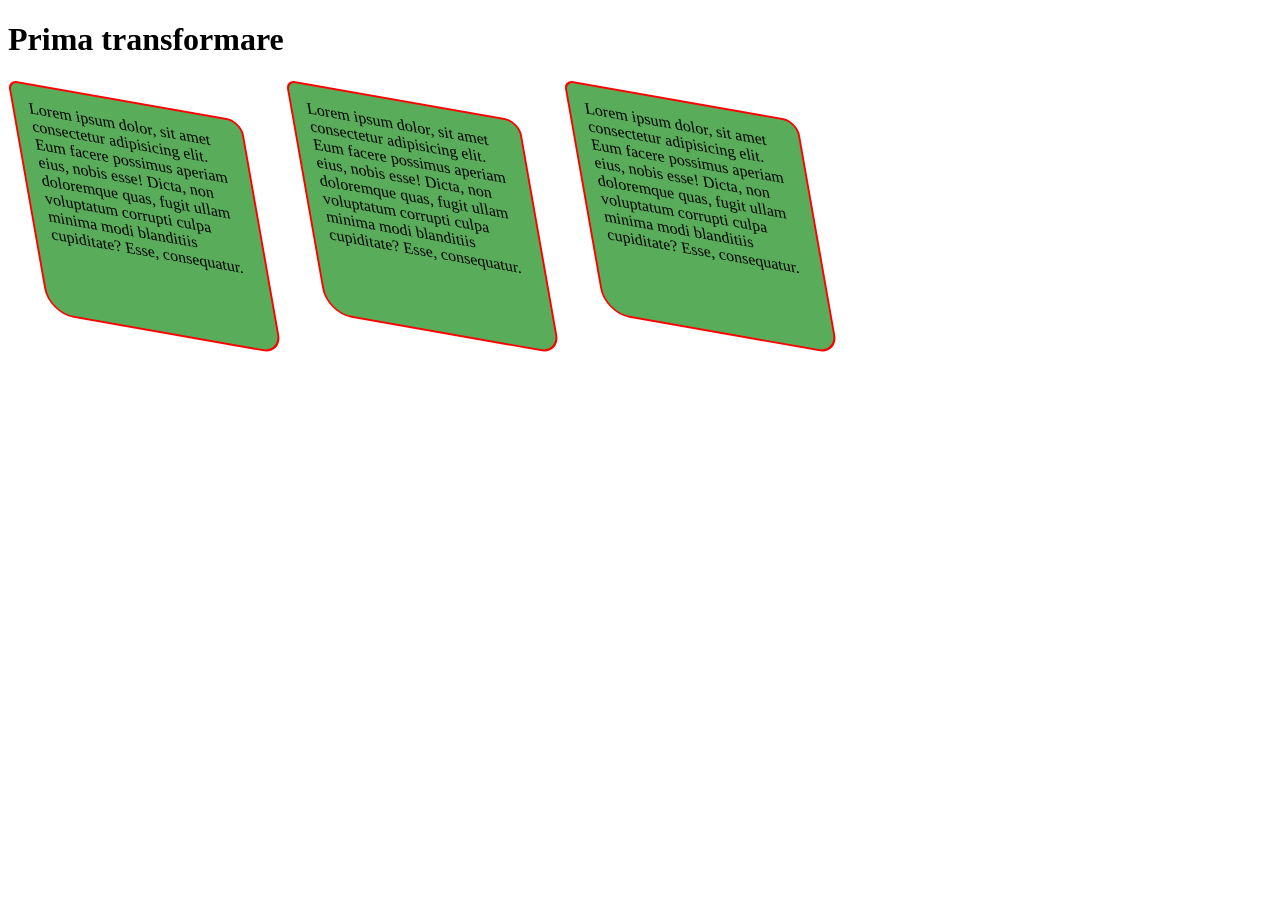
<file: curs2/ap1.html>
<!DOCTYPE html>
<html lang="en">
<head>
    <meta charset="UTF-8">
    <meta http-equiv="X-UA-Compatible" content="IE=edge">
    <meta name="viewport" content="width=device-width, initial-scale=1.0">
    <title>Document</title>
    <link rel="stylesheet" href="./css/ap1.css">
</head>
<body>
    <h1> Prima transformare</h1>
    <div>
        Lorem ipsum dolor, sit amet consectetur adipisicing elit. Eum facere possimus aperiam eius, nobis esse! Dicta, non doloremque quas, fugit ullam voluptatum corrupti culpa minima modi blanditiis cupiditate? Esse, consequatur.
    </div>
    <div>
        Lorem ipsum dolor, sit amet consectetur adipisicing elit. Eum facere possimus aperiam eius, nobis esse! Dicta, non doloremque quas, fugit ullam voluptatum corrupti culpa minima modi blanditiis cupiditate? Esse, consequatur.
    </div>
    <div>
        Lorem ipsum dolor, sit amet consectetur adipisicing elit. Eum facere possimus aperiam eius, nobis esse! Dicta, non doloremque quas, fugit ullam voluptatum corrupti culpa minima modi blanditiis cupiditate? Esse, consequatur.
    </div>
</body>
</html>
</file>
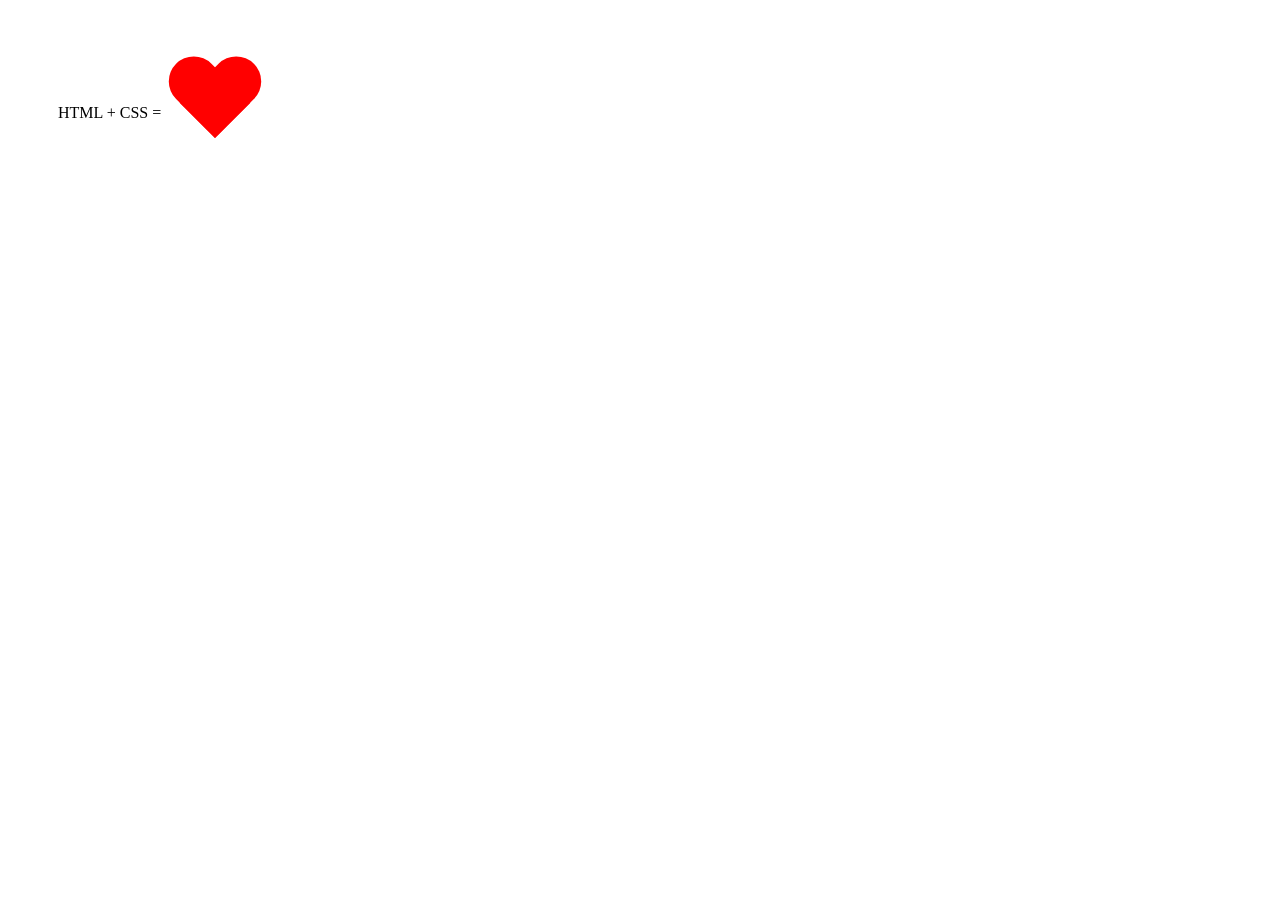
<file: curs2/ap2.html>
<!DOCTYPE html>
<html lang="en">
<head>
    <meta charset="UTF-8">
    <meta http-equiv="X-UA-Compatible" content="IE=edge">
    <meta name="viewport" content="width=device-width, initial-scale=1.0">
    <title>Document</title>
    <link rel="stylesheet" href="./css/ap2.css">
</head>
<body>
    <div id="wrapper">
        <span class="text">HTML + CSS =</span> <div id="heart"></div>
    </div>


</body>
</html>
</file>
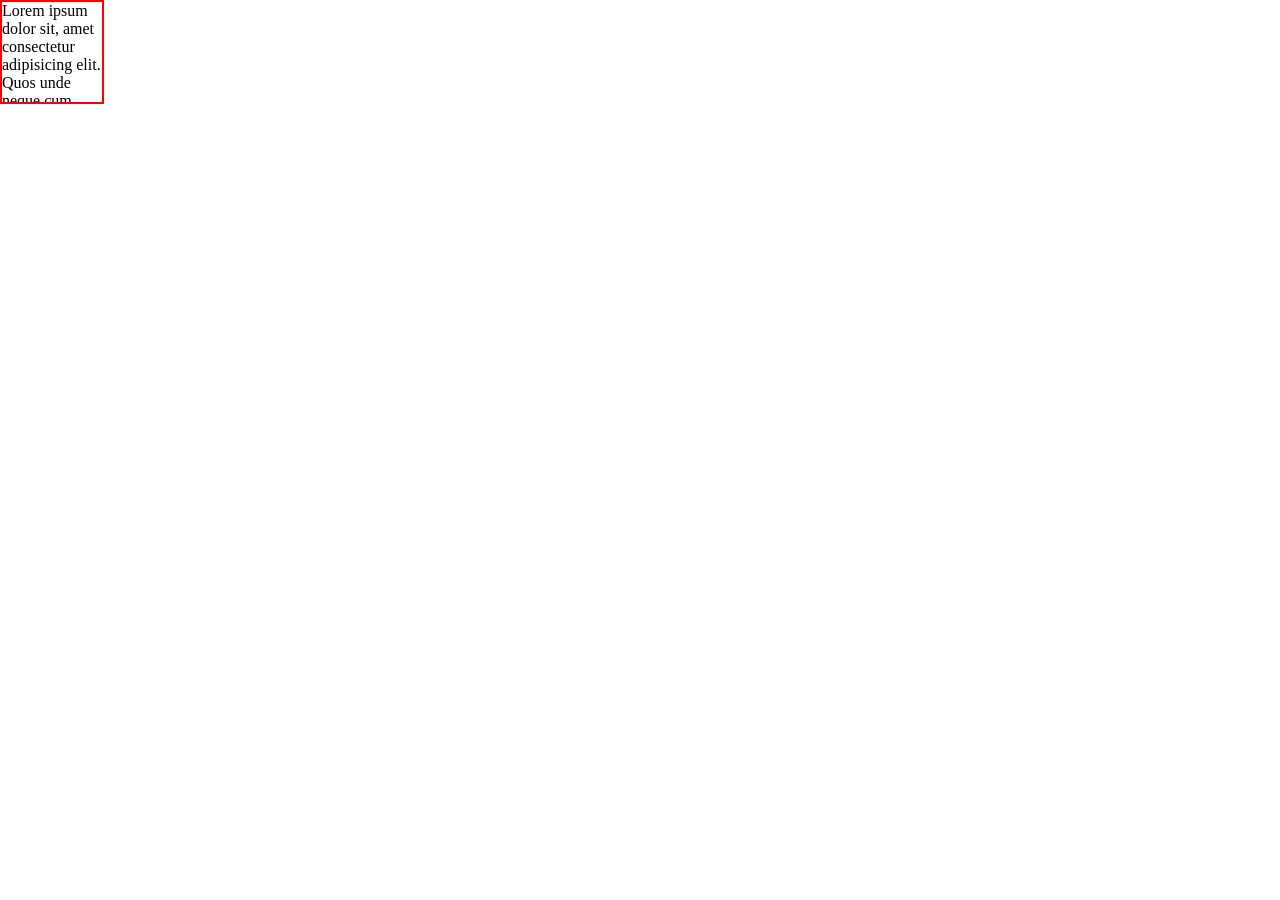
<file: curs2/ap3.html>
<!DOCTYPE html>
<html lang="en">
<head>
    <meta charset="UTF-8">
    <meta http-equiv="X-UA-Compatible" content="IE=edge">
    <meta name="viewport" content="width=device-width, initial-scale=1.0">
    <title>Document</title>
    <link rel="stylesheet" href="./css/ap3.css">
</head>
<body>
    
    <div>
        Lorem ipsum dolor sit, amet consectetur adipisicing elit. Quos unde neque cum animi ex. Iste quas praesentium quis! Tenetur fugiat quas modi laboriosam? Reprehenderit maxime magni, nisi ullam nostrum hic!
    </div>


</body>
</html>
</file>
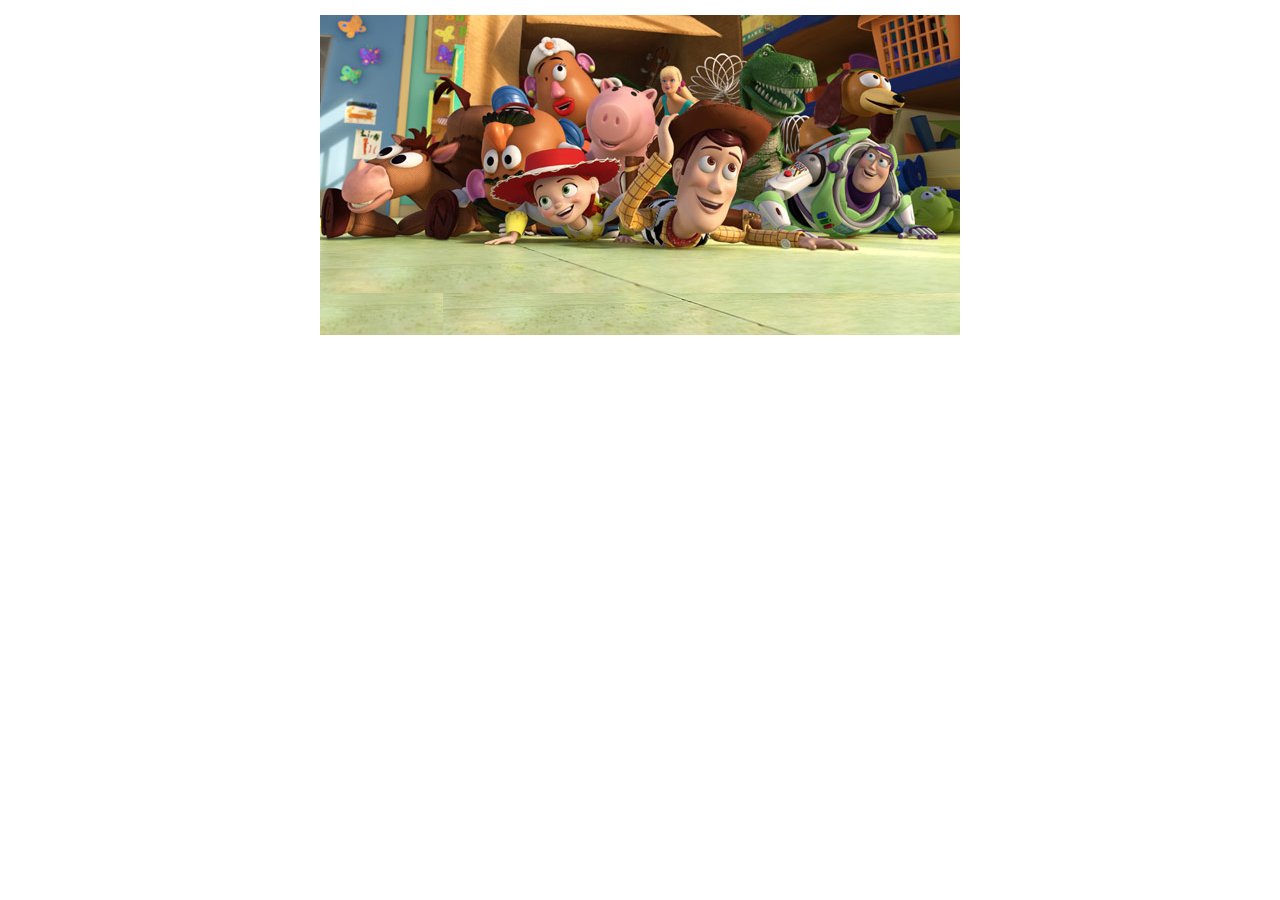
<file: curs2/ap5.html>
<!DOCTYPE html>
<html lang="en">
<head>
    <meta charset="UTF-8">
    <meta http-equiv="X-UA-Compatible" content="IE=edge">
    <meta name="viewport" content="width=device-width, initial-scale=1.0">
    <title>Document</title>
    <link rel="stylesheet" href="./css/ap5.css">
</head>
<body>
    
    <div id="ap5">
        <ul class="slider">
            <li>
                <img src="./img/1.jpg" alt="1">
            </li>
            <li>
                <img src="./img/2.jpg" alt="2">
            </li>
            <li>
                <img src="./img/3.jpg" alt="3">
            </li>
            <li>
                <img src="./img/4.jpg"  alt="4">
            </li>
              <li>
                <img src="./img/1.jpg"  alt="5">
            </li>
        </ul>
    </div>

</body>
</html>
</file>
<file: onepage/assets/css/style.css>
/*--------------------------------------------------------------
# General
--------------------------------------------------------------*/

:root{
  --mycolor:#9210ea;
  --mybackground: rgba(16, 110, 234, 0.8);
  --secondary-color: #536390;
  --font-color: #222222;
  --heading-color: #292922;
  --secondary-bg:#f6f9fe;
}

[data-theme="dark"] {
  --mycolor: #d1550d;
  --mybackground: #161625;
  --secondary-color: #6307af;
  --font-color: #ff0202;
  --heading-color: #f130166c;
  --bs-body-bg:#0c0b0c;
  --secondary-bg:#090a0aea;
}
body {
  font-family: "Open Sans", sans-serif;
  color: #444444;
}

a {
  color: #9210ea;
  text-decoration: none;
}

a:hover {
  color: #3b8af2;
  text-decoration: none;
}

h1, h2, h3, h4, h5, h6 {
  font-family: "Roboto", sans-serif;
}

/*--------------------------------------------------------------
# Preloader
--------------------------------------------------------------*/
#preloader {
  position: fixed;
  top: 0;
  left: 0;
  right: 0;
  bottom: 0;
  z-index: 9999;
  overflow: hidden;
  background: #fff;
}

#preloader:before {
  content: "";
  position: fixed;
  top: calc(50% - 30px);
  left: calc(50% - 30px);
  border: 6px solid #9210ea;
  border-top-color: #e2eefd;
  border-radius: 50%;
  width: 60px;
  height: 60px;
  -webkit-animation: animate-preloader 1s linear infinite;
  animation: animate-preloader 1s linear infinite;
}

@-webkit-keyframes animate-preloader {
  0% {
    transform: rotate(0deg);
  }
  100% {
    transform: rotate(360deg);
  }
}

@keyframes animate-preloader {
  0% {
    transform: rotate(0deg);
  }
  100% {
    transform: rotate(360deg);
  }
}
/*--------------------------------------------------------------
# Back to top button
--------------------------------------------------------------*/
.back-to-top {
  position: fixed;
  visibility: hidden;
  opacity: 0;
  right: 15px;
  bottom: 15px;
  z-index: 996;
  background: #9210ea;
  width: 40px;
  height: 40px;
  border-radius: 4px;
  transition: all 0.4s;
}
.back-to-top i {
  font-size: 28px;
  color: #fff;
  line-height: 0;
}
.back-to-top:hover {
  background: #3284f1;
  color: #fff;
}
.back-to-top.active {
  visibility: visible;
  opacity: 1;
}

/*--------------------------------------------------------------
# Disable aos animation delay on mobile devices
--------------------------------------------------------------*/
@media screen and (max-width: 768px) {
  [data-aos-delay] {
    transition-delay: 0 !important;
  }
}
/*--------------------------------------------------------------
# Top Bar
--------------------------------------------------------------*/
/*slider switch css */
#myid.theme-switch-wrapper {
  display: flex;
  align-items: center;
  margin: 0 15px;
}
#myid.theme-switch-wrapper em {
    margin-left: 10px;
    font-size: 1rem;
  }
  #myid .theme-switch {
  display: inline-block;
  height: 27px;
  position: relative;
  width: 55px;
}

#myid .theme-switch input {
  display:none;
}

#myid .slider {
  background-color: #ccc;
  bottom: 0;
  cursor: pointer;
  left: 0;
  position: absolute;
  right: 0;
  top: 0;
  transition: .4s;
}

#myid .slider:before {
  background-color: #fff;
  bottom: 4px;
  content: "";
  height: 20px;
  left: 4px;
  position: absolute;
  transition: .4s;
  width: 20px;
}

#myid input:checked + .slider {
  background-color: #66bb6a;
}

#myid input:checked + .slider:before {
  transform: translateX(26px);
}

#myid .slider.round {
  border-radius: 34px;
}

#myid .slider.round:before {
  border-radius: 50%;
}
/* end slider switch css */

#topbar {
  background: #9210ea;
  height: 40px;
  font-size: 14px;
  transition: all 0.5s;
  color: #fff;
  padding: 0;
}
#topbar .contact-info i {
  font-style: normal;
  color: #fff;
}
#topbar .contact-info i a, #topbar .contact-info i span {
  padding-left: 5px;
  color: #fff;
}
#topbar .contact-info i a {
  line-height: 0;
  transition: 0.3s;
  transition: 0.3s;
}
#topbar .contact-info i a:hover {
  color: #fff;
  text-decoration: underline;
}
#topbar .social-links a {
  color: rgba(255, 255, 255, 0.7);
  line-height: 0;
  transition: 0.3s;
  margin-left: 20px;
}
#topbar .social-links a:hover {
  color: white;
}

/*--------------------------------------------------------------
# Header
--------------------------------------------------------------*/
#header {
  background: #fff;
  transition: all 0.5s;
  z-index: 997;
  height: 86px;
  box-shadow: 0px 2px 15px rgba(0, 0, 0, 0.1);
}
#header.fixed-top {
  height: 70px;
}
#header .logo {
  font-size: 30px;
  margin: 0;
  padding: 0;
  line-height: 1;
  font-weight: 600;
  letter-spacing: 0.8px;
  font-family: "Poppins", sans-serif;
}
#header .logo a {
  color: #222222;
}
#header .logo a span {
  color: #9210ea;
}
#header .logo img {
  max-height: 160px;
}

.scrolled-offset {
  margin-top: 70px;
}

/*--------------------------------------------------------------
# Navigation Menu
--------------------------------------------------------------*/
/**
* Desktop Navigation 
*/
.navbar {
  padding: 0;
}
.navbar ul {
  margin: 0;
  padding: 0;
  display: flex;
  list-style: none;
  align-items: center;
}
.navbar li {
  position: relative;
}
.navbar > ul > li {
  white-space: nowrap;
  padding: 10px 0 10px 28px;
}
.navbar a, .navbar a:focus {
  display: flex;
  align-items: center;
  justify-content: space-between;
  padding: 0 3px;
  font-size: 15px;
  font-weight: 600;
  color: #222222;
  white-space: nowrap;
  transition: 0.3s;
  position: relative;
}
.navbar a i, .navbar a:focus i {
  font-size: 12px;
  line-height: 0;
  margin-left: 5px;
}
.navbar > ul > li > a:before {
  content: "";
  position: absolute;
  width: 100%;
  height: 2px;
  bottom: -6px;
  left: 0;
  background-color: #9210ea;
  visibility: hidden;
  width: 0px;
  transition: all 0.3s ease-in-out 0s;
}
.navbar a:hover:before, .navbar li:hover > a:before, .navbar .active:before {
  visibility: visible;
  width: 100%;
}
.navbar a:hover, .navbar .active, .navbar .active:focus, .navbar li:hover > a {
  color: #9210ea;
}
.navbar .dropdown ul {
  display: block;
  position: absolute;
  left: 28px;
  top: calc(100% + 30px);
  margin: 0;
  padding: 10px 0;
  z-index: 99;
  opacity: 0;
  visibility: hidden;
  background: #fff;
  box-shadow: 0px 0px 30px rgba(127, 137, 161, 0.25);
  transition: 0.3s;
}
.navbar .dropdown ul li {
  min-width: 200px;
}
.navbar .dropdown ul a {
  padding: 10px 20px;
  font-weight: 400;
}
.navbar .dropdown ul a i {
  font-size: 12px;
}
.navbar .dropdown ul a:hover, .navbar .dropdown ul .active:hover, .navbar .dropdown ul li:hover > a {
  color: #9210ea;
}
.navbar .dropdown:hover > ul {
  opacity: 1;
  top: 100%;
  visibility: visible;
}
.navbar .dropdown .dropdown ul {
  top: 0;
  left: calc(100% - 30px);
  visibility: hidden;
}
.navbar .dropdown .dropdown:hover > ul {
  opacity: 1;
  top: 0;
  left: 100%;
  visibility: visible;
}
@media (max-width: 1366px) {
  .navbar .dropdown .dropdown ul {
    left: -90%;
  }
  .navbar .dropdown .dropdown:hover > ul {
    left: -100%;
  }
}

/**
* Mobile Navigation 
*/
.mobile-nav-toggle {
  color: #222222;
  font-size: 28px;
  cursor: pointer;
  display: none;
  line-height: 0;
  transition: 0.5s;
}
.mobile-nav-toggle.bi-x {
  color: #fff;
}

@media (max-width: 991px) {
  .mobile-nav-toggle {
    display: block;
  }

  .navbar ul {
    display: none;
  }
}
.navbar-mobile {
  position: fixed;
  overflow: hidden;
  top: 0;
  right: 0;
  left: 0;
  bottom: 0;
  background: rgba(9, 9, 9, 0.9);
  transition: 0.3s;
  z-index: 999;
}
.navbar-mobile .mobile-nav-toggle {
  position: absolute;
  top: 15px;
  right: 15px;
}
.navbar-mobile ul {
  display: block;
  position: absolute;
  top: 55px;
  right: 15px;
  bottom: 15px;
  left: 15px;
  padding: 10px 0;
  background-color: #fff;
  overflow-y: auto;
  transition: 0.3s;
}
.navbar-mobile a, .navbar-mobile a:focus {
  padding: 10px 20px;
  font-size: 15px;
  color: #222222;
}
.navbar-mobile > ul > li {
  padding: 0;
}
.navbar-mobile a:hover:before, .navbar-mobile li:hover > a:before, .navbar-mobile .active:before {
  visibility: hidden;
}
.navbar-mobile a:hover, .navbar-mobile .active, .navbar-mobile li:hover > a {
  color: #9210ea;
}
.navbar-mobile .getstarted, .navbar-mobile .getstarted:focus {
  margin: 15px;
}
.navbar-mobile .dropdown ul {
  position: static;
  display: none;
  margin: 10px 20px;
  padding: 10px 0;
  z-index: 99;
  opacity: 1;
  visibility: visible;
  background: #fff;
  box-shadow: 0px 0px 30px rgba(127, 137, 161, 0.25);
}
.navbar-mobile .dropdown ul li {
  min-width: 200px;
}
.navbar-mobile .dropdown ul a {
  padding: 10px 20px;
}
.navbar-mobile .dropdown ul a i {
  font-size: 12px;
}
.navbar-mobile .dropdown ul a:hover, .navbar-mobile .dropdown ul .active:hover, .navbar-mobile .dropdown ul li:hover > a {
  color: #9210ea;
}
.navbar-mobile .dropdown > .dropdown-active {
  display: block;
}

/*--------------------------------------------------------------
# Hero Section
--------------------------------------------------------------*/
#hero {
  width: 100%;
  height: 75vh;
  background: url("../img/hero-bg.jpg") top left;
  background-size: cover;
  position: relative;
}
#hero:before {
  content: "";
  background: rgba(255, 255, 255, 0.4);
  position: absolute;
  bottom: 0;
  top: 0;
  left: 0;
  right: 0;
}
#hero .container {
  position: relative;
}
#hero h1 {
  margin: 0;
  font-size: 48px;
  font-weight: 700;
  line-height: 56px;
  color: #222222;
  font-family: "Poppins", sans-serif;
}
#hero h1 span {
  color: #9210ea;
}
#hero h2 {
  color: #222222;
  margin: 5px 0 30px 0;
  font-size: 24px;
  font-weight: 400;
}
#hero .btn-get-started {
  font-family: "Roboto", sans-serif;
  text-transform: uppercase;
  font-weight: 500;
  font-size: 14px;
  letter-spacing: 1px;
  display: inline-block;
  padding: 10px 28px;
  border-radius: 4px;
  transition: 0.5s;
  color: #fff;
  background: #9210ea;
}
#hero .btn-get-started:hover {
  background: #247cf0;
}
#hero .btn-watch-video {
  font-size: 16px;
  transition: 0.5s;
  margin-left: 25px;
  color: #222222;
  font-weight: 600;
  display: flex;
  align-items: center;
}
#hero .btn-watch-video i {
  color: #9210ea;
  font-size: 32px;
  transition: 0.3s;
  line-height: 0;
  margin-right: 8px;
}
#hero .btn-watch-video:hover {
  color: #9210ea;
}
#hero .btn-watch-video:hover i {
  color: #3b8af2;
}
@media (min-width: 1024px) {
  #hero {
    background-attachment: fixed;
  }
}
@media (max-width: 768px) {
  #hero {
    height: 100vh;
  }
  #hero h1 {
    font-size: 28px;
    line-height: 36px;
  }
  #hero h2 {
    font-size: 18px;
    line-height: 24px;
    margin-bottom: 30px;
  }
  #hero .btn-get-started, #hero .btn-watch-video {
    font-size: 13px;
  }
}
@media (max-height: 500px) {
  #hero {
    height: 120vh;
  }
}

/*--------------------------------------------------------------
# Sections General
--------------------------------------------------------------*/
section {
  padding: 60px 0;
  overflow: hidden;
}

.section-bg {
  background-color: #f6f9fe;
}

.section-title {
  text-align: center;
  padding-bottom: 30px;
}
.section-title h2 {
  font-size: 13px;
  letter-spacing: 1px;
  font-weight: 700;
  padding: 8px 20px;
  margin: 0;
  background: #e7f1fd;
  color: #9210ea;
  display: inline-block;
  text-transform: uppercase;
  border-radius: 50px;
}
.section-title h3 {
  margin: 15px 0 0 0;
  font-size: 32px;
  font-weight: 700;
}
.section-title h3 span {
  color: #9210ea;
}
.section-title p {
  margin: 15px auto 0 auto;
  font-weight: 600;
}
@media (min-width: 1024px) {
  .section-title p {
    width: 50%;
  }
}
</file>
<file: curs1/css/ap1.css>
.classcomun {
    margin: 25px;
    padding: 15px;
    border-width: 3px;
    border-style: double;
}


#parred {
    color: red;
    border-color: blue;
}

.classblue {
    color: blue;
    border-color: red;
}
</file>
<file: curs1/css/ap2.css>
*{
    margin: 0;
    padding: 0;
    width: 100%;
}
/* HEADER */
html, body{
    font-family: Arial, Helvetica, sans-serif;
}
div{
    width: 100%;
    max-width: 400px;
    margin: 20px auto;
    border: double 3px red;
    padding: 10px 25px;
}

p{
    color: blue;
    font-size: 20px;
}

section{
    border: solid 5px yellow;
}

div > p{
    font-style: italic;
}

div ~ p {
    font-weight: bold;
    font-style: oblique;
}
</file>
<file: curs1/css/ap3.css>
div {
    border: 5px solid red;
    padding: 20px;
}

body > div {
    background-color: purple;
    color: white;
}

div > div {
    background-color: yellow;
    color: red;
}

div > div > div {
    background-color: cyan;
    
}
</file>
<file: curs1/css/ap4.css>
[title] {
    color: green;
    font-size: 15px;
}

a[href="https://www.link-academy.com"] {
    color: green;
    font-size: 25px;
}

a[href *= "#en/ro/"] {
    color: blue;
}

a[href *= "#fr/ro/"] {
    color: aqua;
}

a[href *= "#it/ro/"] {
    color: red;
}

a[href ^= "https"] {
    text-transform: uppercase;
}

a[href $= ".com"] {
    text-decoration: none;
    font-style: italic;
}

a[data-info ~= "extern"] {
    color: red;
}

a[data-info ~="intern"] {
    border: 1px solid black;
}

p:empty{display: none;}

ul#meniu {
    list-style: none;
}

ul#meniu li {
    display: inline-block;
    padding: 5px 15px;
}
</file>
<file: curs1/css/ap5.css>
input[name]:invalid:required {
    border: 2px blue solid;
}

input[name]:invalid {
    border: 2px solid red;
}

input[name]:valid {
    background-color: green;
    border: 2px solid green;
}

input[type="email"]:focus {
    text-transform: uppercase;
}

p:empty {
    display: none;
}

h2::before, h2::after {
    content: "***";
}
</file>
<file: curs2/css/ap1.css>
h1 {
    clear: both;
}

div {
    width: 200px;
    height: 200px;
    border: double red 2px;
    border-radius: 10px 15px 20px 25px;
    background-color: rgba(0, 128, 0, 0.651);
    margin: 20px;
    padding: 15px;
    display: inline-block;
    /* transform: scale(2,1); */
    /* transform: scaleZ(2); */
    transform: skew(10deg, 10deg); 
    /* transform: skewX(25deg); */
    /* transform: skewY(25deg); */
    /* transform: rotate(45deg); */
    
}
</file>
<file: curs2/css/ap2.css>
#wrapper {
    position: absolute;
    margin-left: 50px;
    margin-top: 50px;
    animation: pulse 1s infinite;
}

#heart {
    position: relative;
    width: 100px;
    height: 60px;
    display: inline-block;
}

#heart:before, #heart:after {
    position: absolute;
    content: "";
    left: 50px;
    top: 0;
    width: 50px;
    height: 80px;
    background: red;
    border-radius: 50px 50px 0 0;
    transform: rotate(-45deg);
    transform-origin: 0 100%;
    animation: pulsecolor 1s infinite;
}

@keyframes pulse {
    10% {transform: scale(1.1);}
}

@keyframes pulsecolor {
    10% {background: blue}
}

#heart:after {
    transform: rotate(45deg);
    background: red;
    transform-origin: 100% 100%;
    left: 0;
}
</file>
<file: curs2/css/ap3.css>
div{
    position: absolute;
    top: 0;
    left: 0;
    height: 100px;
    width: 100px;
    overflow: hidden;
    border: double 2px red;
    /* transition: width 2s; */
    transition: left 2s;
}

div:hover {
    left: 50%;
}
</file>
<file: curs2/css/ap5.css>
#ap5 {
    position: relative;
    width: 640px;
    height: 320px;
    margin: 15px auto;
    overflow: hidden;
}

.slider {
    width: 3200px; /* 640 x 5 */
    height: 320px;
    position: relative;
    list-style-type: none;
    padding-left: 0;
    margin: 0;
    z-index: 5;
}

.slider li img {
    float: left;
}

.slider {
    animation: slider 10s linear infinite; /* reverse folosim pentru sensul invers de rotatie */
}

@keyframes slider {
    0%{left: 0;}
    13% {left: 0;}
    25% {left: -640px;}
    38% {left: -640px;}
    50% {left: -1280px;}
    63% {left: -1280px;}
    75% {left: -1920px;}
    88% {left: -1920px;}
    100% {left: -2560px;}
}
</file>
